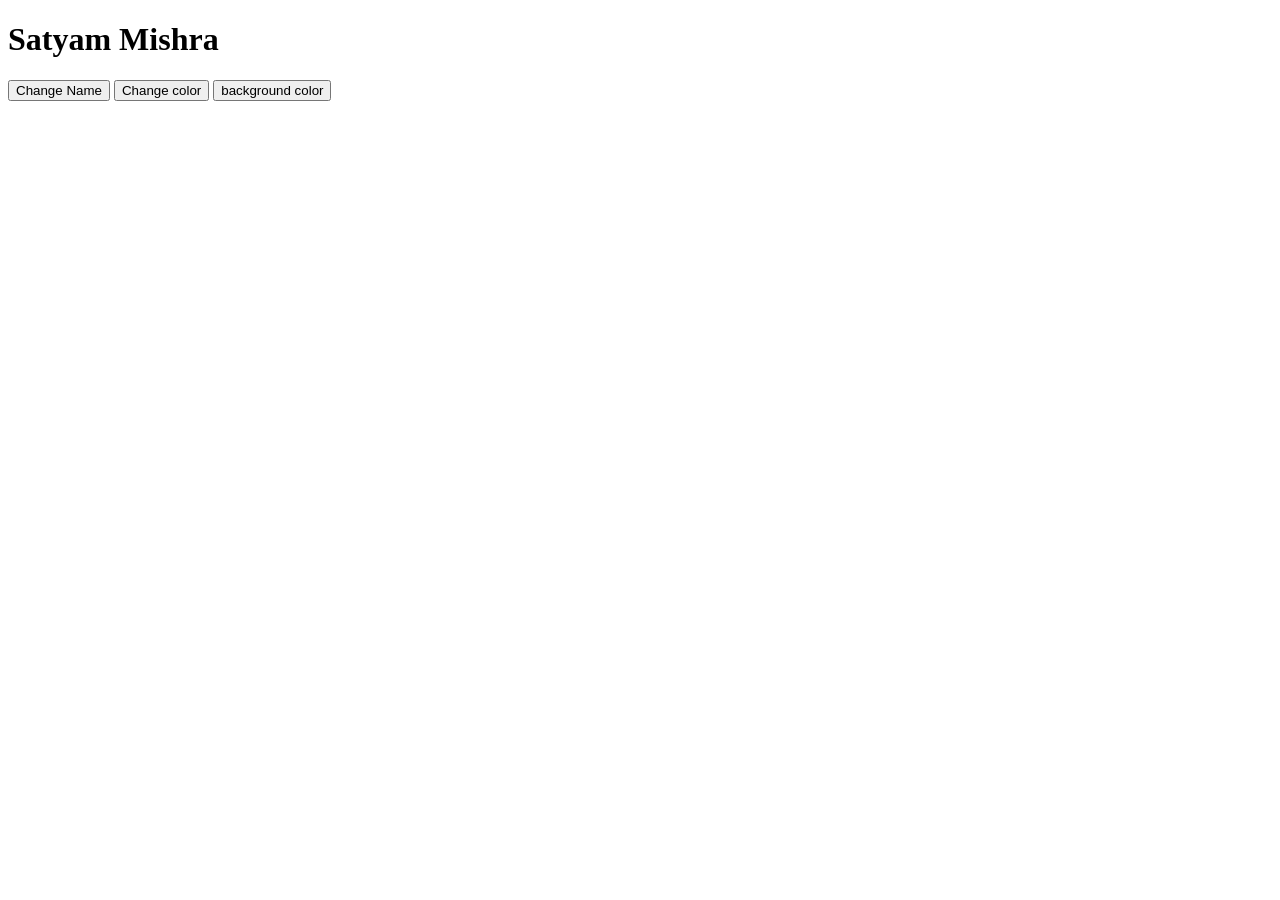
<file: frontend/index.html>
<!-- <!DOCTYPE html>
<html lang="en">
<head>
    <meta charset="UTF-8">
    <meta name="viewport" content="width=device-width, initial-scale=1.0">
    <title>Document</title>
    <link rel="stylesheet" href="style.css">
</head>
<body> -->
    
    <!-- <h1>Heading 1 (Main Title - Largest)</h1>

    <h2>Heading 2 (Major Section)</h2>

    <h3>Heading 3 (Sub-section)</h3>

    <h4>Heading 4 (Minor Heading)</h4>
    <h5>Heading 5 (Small Sub-heading)</h5>
    <h6>Heading 6 (Smallest Heading)</h6> -->
<!-- 
    <h1>About me :</h1>
    <p>Hi , I am SATYAM MISHRA. I completed my Bachelor of Technology
    degree in Computer Science and Engineering from Gopalan College of Engineering with a CGPA of 8.5.
    I completed some mini-project and 3 major projects during my academic years and published one research
    paper in the International Journal of Engineering and Advanced Technology (IJEAT) with an impact factor
    of 9.6 and also i want share my petent with you. I have a strong foundation in programming languages 
    such as C, C++, and Python, and I am proficient in web development technologies like HTML, CSS, and JavaScript.
    I am passionate about learning new technologies and applying them to solve real-world problems.   
    </p>
    <img src="https://yt3.googleusercontent.com/gOLHZhgOSo8OhBjZ3DMACHv2EdiLFLCf44szHeLj29QGT-PPqgtVfsP5SMNzyRGIQgti6XDcdgs=s900-c-k-c0x00ffffff-no-rj" alt="MSD" width="300" height="300" style="display: block; margin: auto;">
    <figcaption >MSD</figcaption> -->

    <!-- <h1>Student Portal</h1>
    <button style="background-color: aqua;" onclick="alert('login clicked')"> Login </button> -->

    <!-- <h2>Welcome to the Student Portal</h2>
    <label >Enter your name : </label>
    <input type="text" placeholder="Enter your name">
    <br>
    <br>
    <label >Enter your email : </label>
    <input type="email" placeholder="Enter your email">
    <br>
    <br>
    <label >Enter your phone number : </label>
    <input type="tel" placeholder="Enter your phone number">
    <br>
    <br>
    <label>Date of birth : </label>
    <input type="date" placeholder="Enter your date of birth">
    <br>
    <label >Select your gender : </label>
    <input type="radio" name="gender" value="male"> Male
    <input type="radio" name="gender" value="female"> Female
    <input type="radio" name="gender" value="other"> Other

    <button style="display: block; margin: auto; background-color:
     aqua; "onclick="alert('Submit Successful')"> Submit </button> -->

    <!-- <h1>Student Marks</h1>
    <table border="1" >
        <tr>
            <th>Student Name</th>
            <th>Subject</th>
            <th>Marks</th>
        </tr>
        <tr>
            <td>John Doe</td>
            <td>Mathematics</td>
            <td>85</td>
        </tr>
        <tr>
            <td>Jane Smith</td>
            <td>Science</td>
            <td>92</td>
        </tr>
        <tr>
            <td>Michael Johnson</td>
            <td>History</td>
            <td>78</td>
        </tr>
    </table>
    
</body>
</html> -->

<!-- <!DOCTYPE html>
<html lang="en">
<head>
    <meta charset="UTF-8">
    <meta name="viewport" content="width=device-width, initial-scale=1.0">
    <title>Student Registration</title>
    <link rel="stylesheet" href="style.css">
</head>
<body>
    <div class = "container">
        <h1>Student Registration Form</h1>
        <p>Enter your details below:</p>
        <input type="text" placeholder="Enter your name">
        <br><br>
        <input type="email" placeholder="Enter your email">
        <br><br>
        <input type = "password" placeholder="Enter your password">
        <br><br>
        <button>Register Now</button>
        <br><br>
        
    </div>
    
</body>
</html> -->


<!-- Basic portfolio template -->
 <!-- <!DOCTYPE html>
 <html lang="en">
 <head>
    <meta charset="UTF-8">
    <meta name="viewport" content="width=device-width, initial-scale=1.0">
    <title>Satyam Mishra</title>
    <link rel="stylesheet" href="style.css">
 </head>
 <body>
    <nav>
        <h2>My Portfolio</h2>
        <div class="links">
            <a href="#About" style="color: white;">About</a>
            <a href="#Projects" style="color: white;">Projects</a>
            <a href="#Skills" style="color: white;">Skills</a>
            <a href="#Contact" style="color: white;">Contact</a>
        </div>
    </nav>
    <section class="hero">
        <h1>Hi, I'm Satyam Mishra</h1>
        <p>Computer Science and Engineering Graduate | Aspiring Software Developer</p>
        <button>Contact Me</button>
    </section>
    <h2 class = "heading">My Skills</h2>
    <div class ="container">
        <div class = "card">
            <h3>HTML</h3>
            <p>I created one html page</p>
        </div>
        <div class = "card">
            <h3>CSS</h3>
            <p>I created one css page</p>
        </div>
        <div class = "card">
            <h3>JavaScript</h3>
            <p>I created one javascript page</p>    
        </div>
    </div>
</body>
<script src="script.js"></script>
 </html>
  -->


  <!DOCTYPE html>
  <html lang="en">
  <head>
    <meta charset="UTF-8">
    <meta name="viewport" content="width=device-width, initial-scale=1.0">
    <title>Change text</title>
    <link rel="stylesheet" href="style.css">
    
  </head>
  <body>
   <h1 id="name" onmouseover="hoverOn()" onmouseout="hoverOff()">
    Satyam Mishra
  </h1>
  <button onclick="changeName()">Change Name</button>
  <button onclick="changeColor()">Change color</button>
  <button onclick="changebgColor()">background color</button>
    <br>
    
    
  <script src="script.js"></script>
  </body>
  </html>
</file>
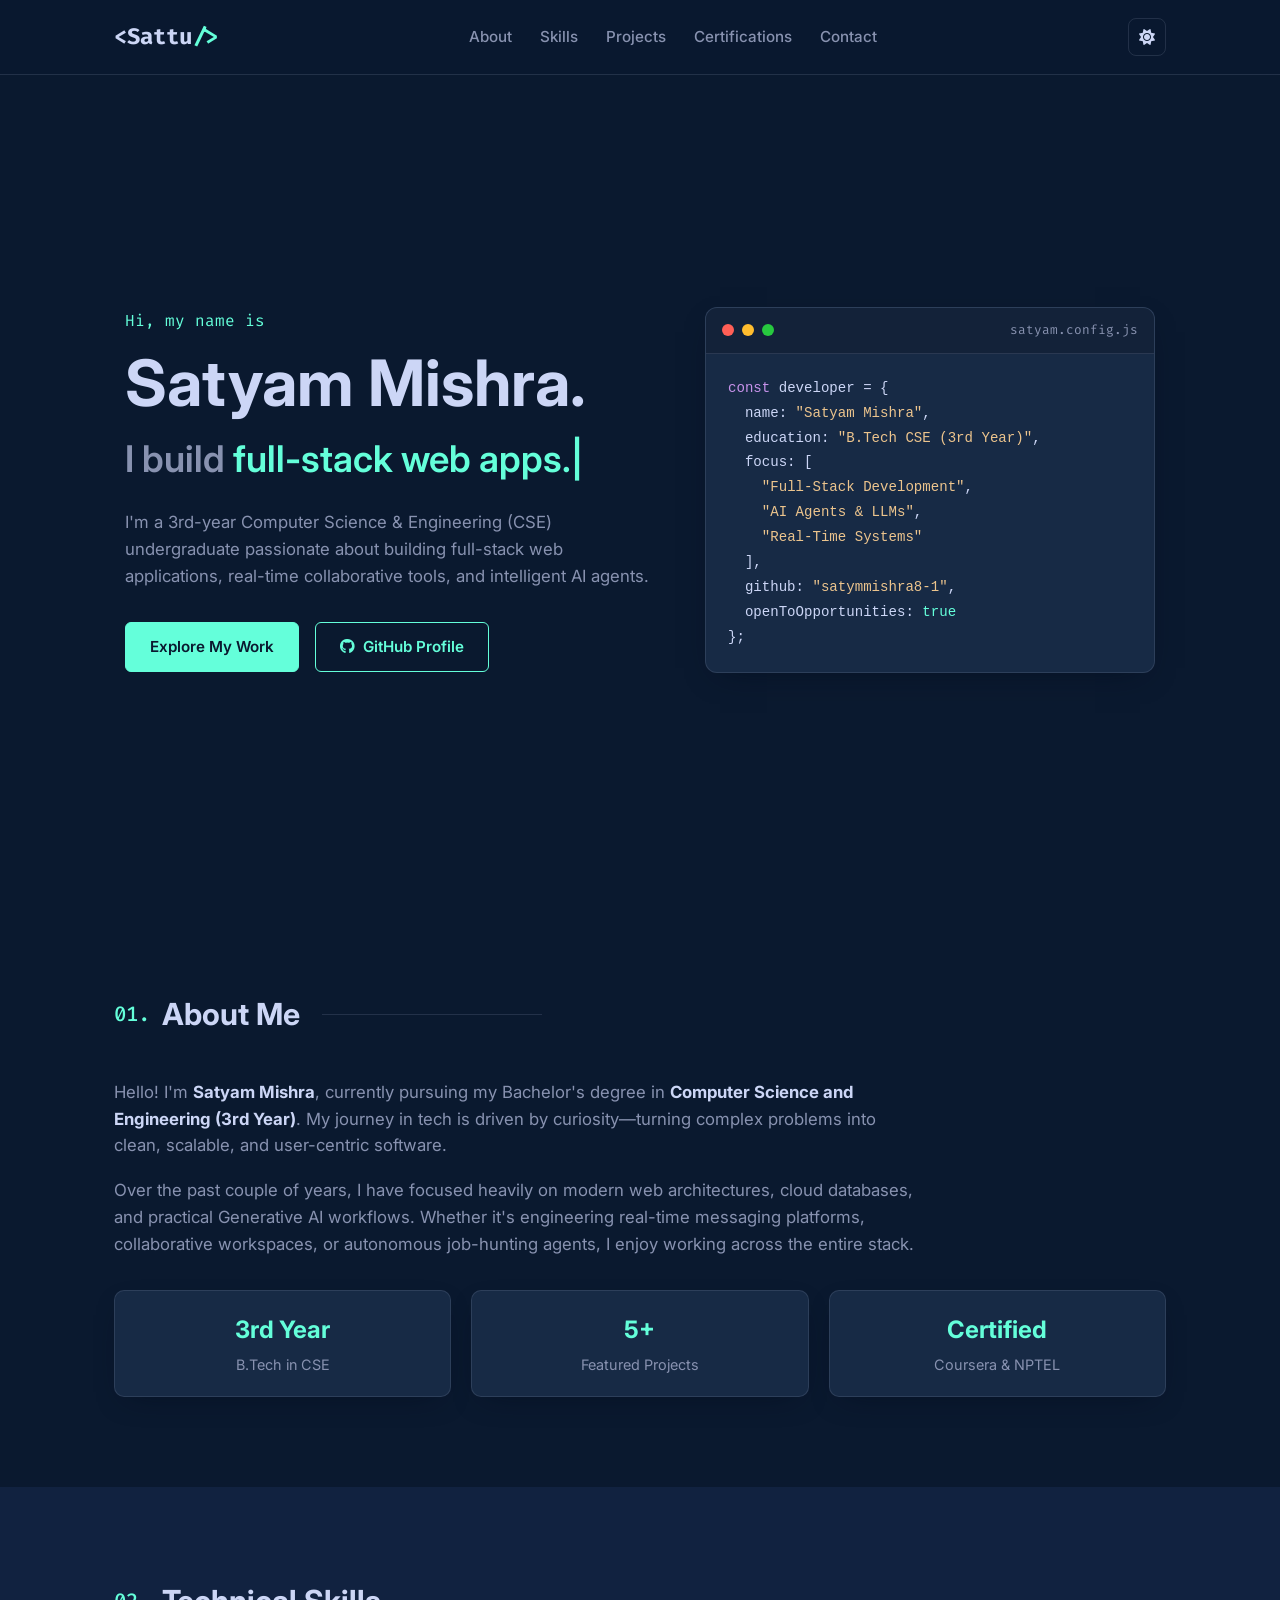
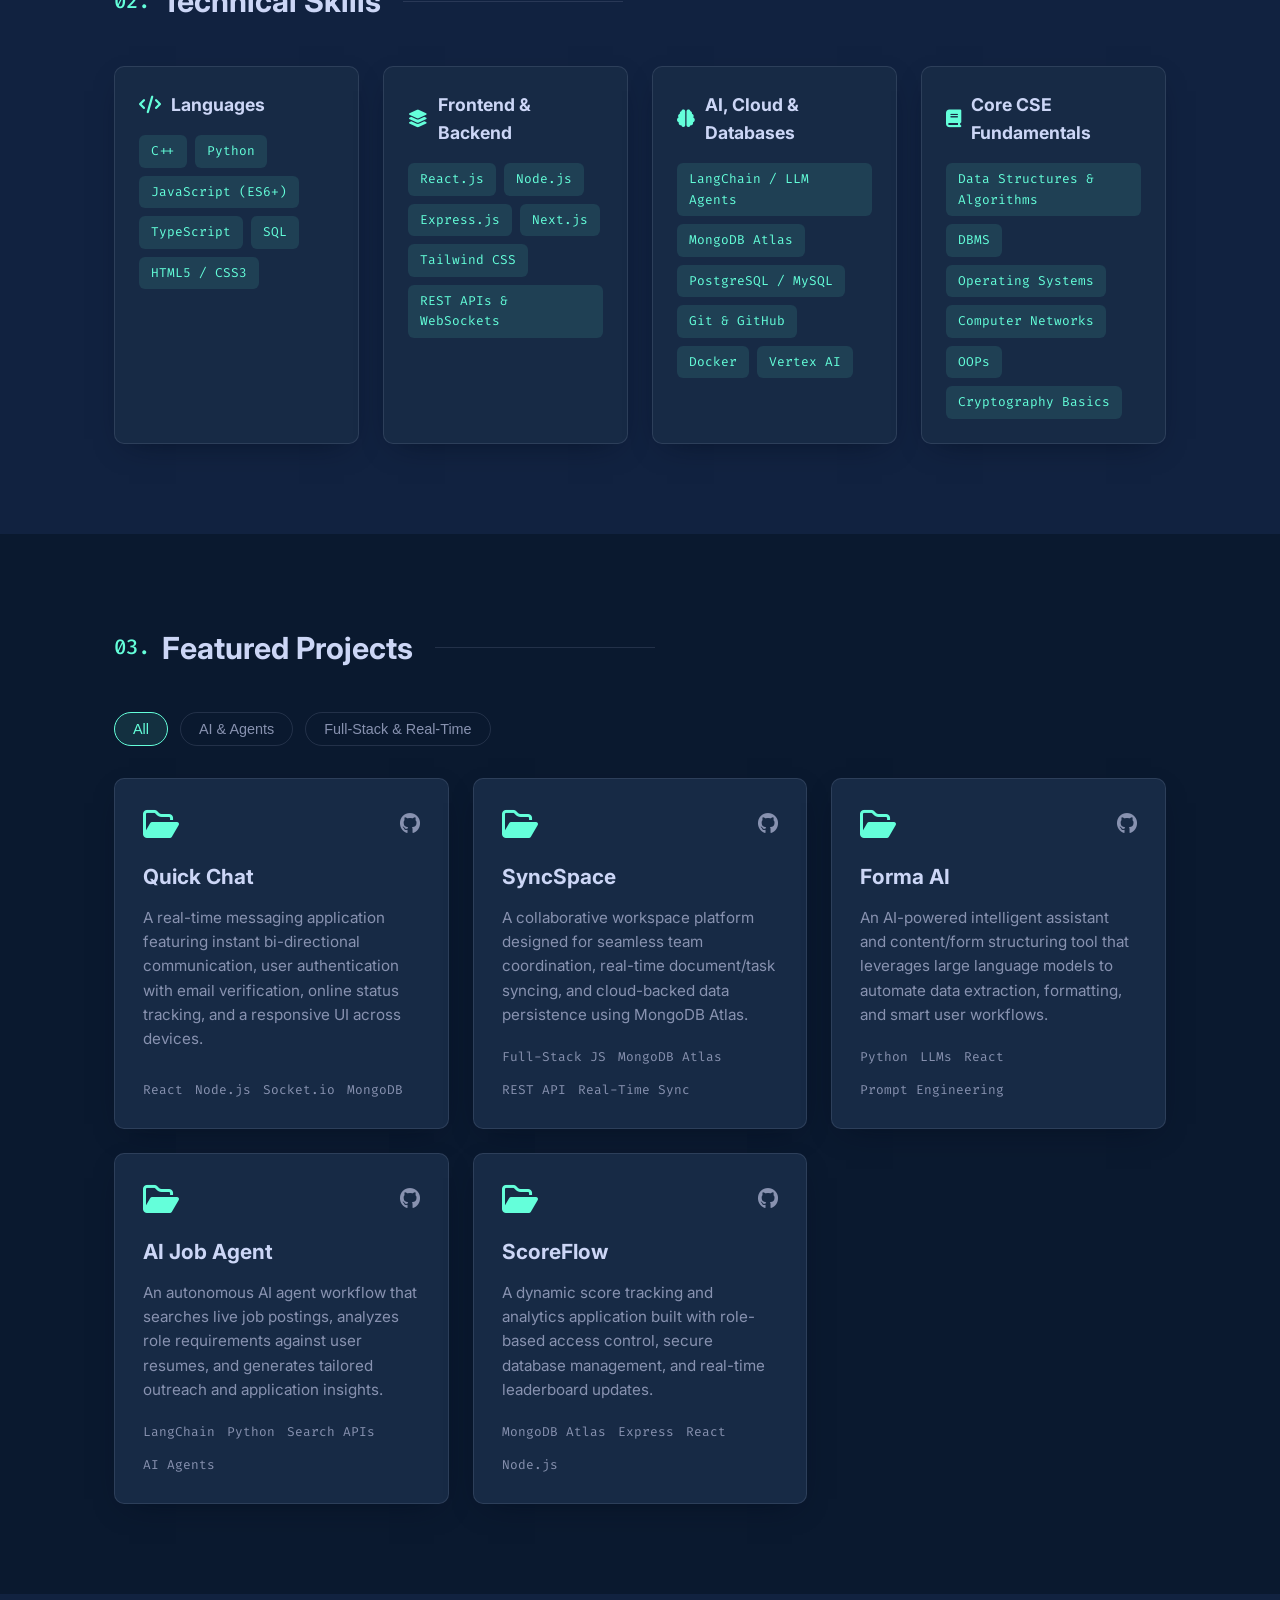
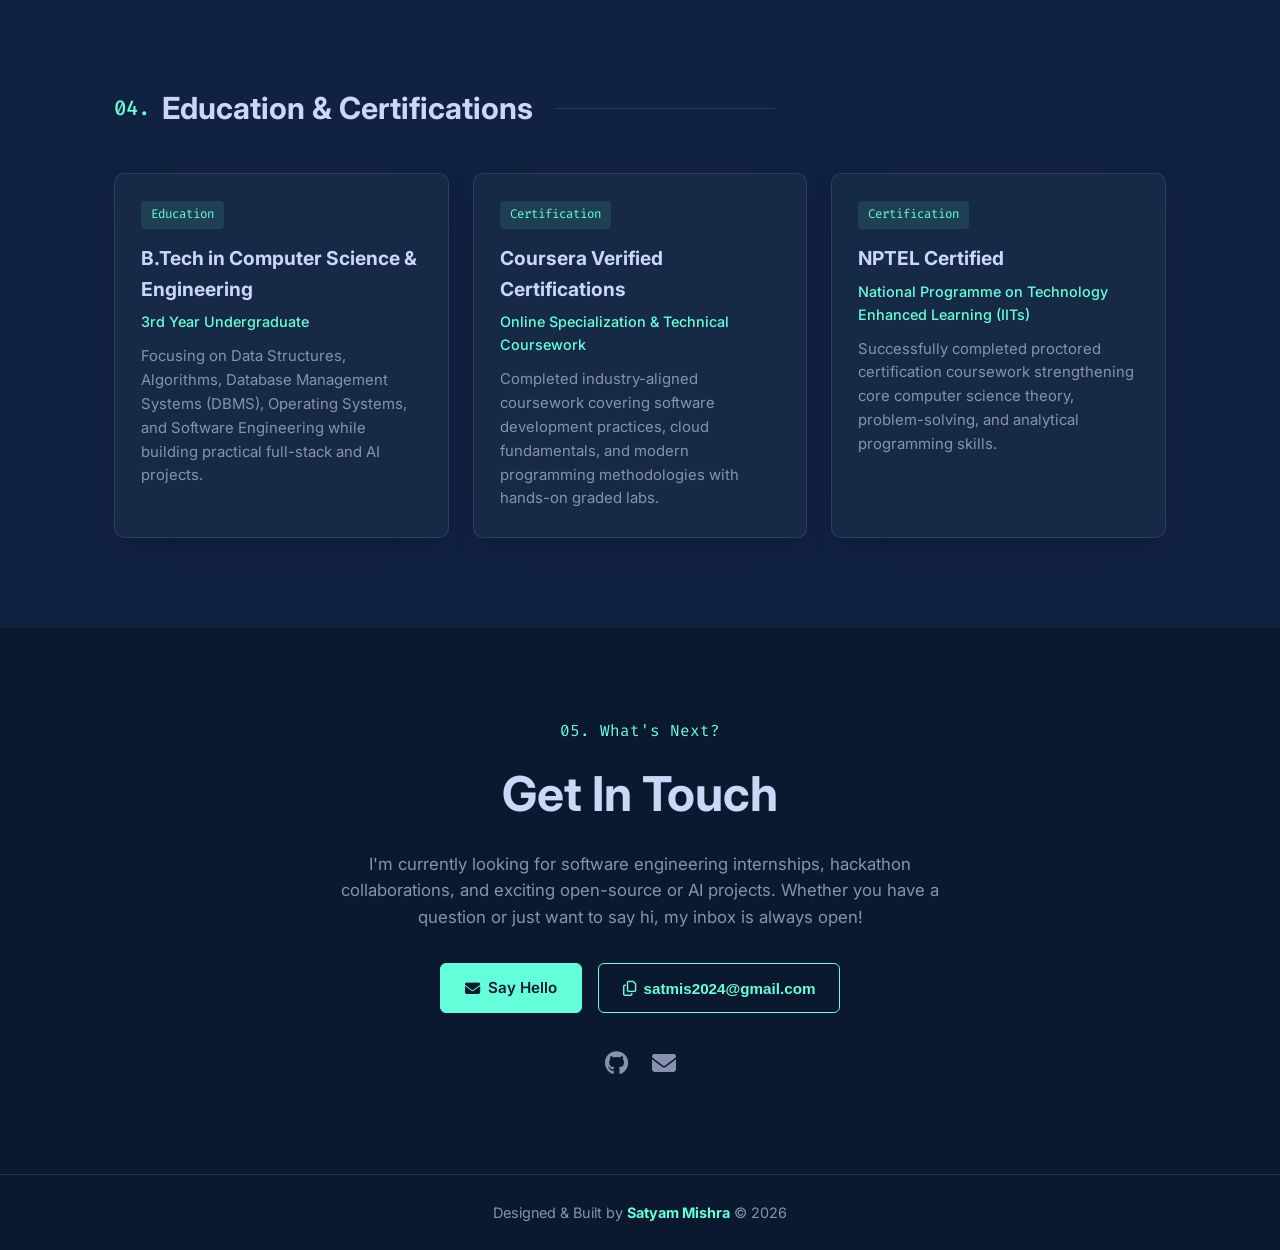
<file: Portfolio/index.html>
<!DOCTYPE html>
<html lang="en">
<head>
  <meta charset="UTF-8" />
  <meta name="viewport" content="width=device-width, initial-scale=1.0" />
  <title>Satyam Mishra | CSE Undergraduate & Software Developer</title>
  <link rel="stylesheet" href="style.css" />
  <!-- Font Awesome for clean icons -->
  <link rel="stylesheet" href="https://cdnjs.cloudflare.com/ajax/libs/font-awesome/6.5.1/css/all.min.css" />
  <!-- Google Fonts -->
  <link href="https://fonts.googleapis.com/css2?family=Inter:wght@300;400;500;600;700&family=Fira+Code:wght@400;500&display=swap" rel="stylesheet" />
</head>
<body>
  <!-- Navigation -->
  <header class="navbar">
    <div class="container nav-content">
      <a href="#home" class="logo">&lt;Sattu<span>/&gt;</span></a>
      <nav class="nav-links" id="navLinks">
        <a href="#about">About</a>
        <a href="#skills">Skills</a>
        <a href="#projects">Projects</a>
        <a href="#certifications">Certifications</a>
        <a href="#contact">Contact</a>
      </nav>
      <div class="nav-actions">
        <button id="themeToggle" class="theme-btn" aria-label="Toggle Theme">
          <i class="fas fa-sun"></i>
        </button>
        <button id="menuToggle" class="menu-btn" aria-label="Toggle Menu">
          <i class="fas fa-bars"></i>
        </button>
      </div>
    </div>
  </header>

  <!-- Hero Section -->
  <section id="home" class="hero">
    <div class="container hero-grid">
      <div class="hero-text">
        <p class="greeting">Hi, my name is</p>
        <h1>Satyam Mishra.</h1>
        <h2 class="typing-wrapper">I build <span id="typedText"></span><span class="cursor">|</span></h2>
        <p class="hero-bio">
          I'm a 3rd-year Computer Science & Engineering (CSE) undergraduate passionate about building full-stack web applications, real-time collaborative tools, and intelligent AI agents.
        </p>
        <div class="hero-cta">
          <a href="#projects" class="btn btn-primary">Explore My Work</a>
          <a href="https://github.com/satymmishra8-1" target="_blank" rel="noopener noreferrer" class="btn btn-outline">
            <i class="fab fa-github"></i> GitHub Profile
          </a>
        </div>
      </div>
      <div class="hero-card">
        <div class="code-window">
          <div class="window-header">
            <span class="dot red"></span>
            <span class="dot yellow"></span>
            <span class="dot green"></span>
            <span class="file-name">satyam.config.js</span>
          </div>
          <pre class="code-body"><code><span class="kw">const</span> developer = {
  name: <span class="str">"Satyam Mishra"</span>,
  education: <span class="str">"B.Tech CSE (3rd Year)"</span>,
  focus: [
    <span class="str">"Full-Stack Development"</span>,
    <span class="str">"AI Agents & LLMs"</span>,
    <span class="str">"Real-Time Systems"</span>
  ],
  github: <span class="str">"satymmishra8-1"</span>,
  openToOpportunities: <span class="bool">true</span>
};</code></pre>
        </div>
      </div>
    </div>
  </section>

  <!-- About Section -->
  <section id="about" class="section">
    <div class="container">
      <h2 class="section-title"><span>01.</span> About Me</h2>
      <div class="about-grid">
        <div class="about-text">
          <p>
            Hello! I'm <strong>Satyam Mishra</strong>, currently pursuing my Bachelor's degree in <strong>Computer Science and Engineering (3rd Year)</strong>. My journey in tech is driven by curiosity—turning complex problems into clean, scalable, and user-centric software.
          </p>
          <p>
            Over the past couple of years, I have focused heavily on modern web architectures, cloud databases, and practical Generative AI workflows. Whether it's engineering real-time messaging platforms, collaborative workspaces, or autonomous job-hunting agents, I enjoy working across the entire stack.
          </p>
          <div class="about-highlights">
            <div class="highlight-box">
              <h3>3rd Year</h3>
              <p>B.Tech in CSE</p>
            </div>
            <div class="highlight-box">
              <h3>5+</h3>
              <p>Featured Projects</p>
            </div>
            <div class="highlight-box">
              <h3>Certified</h3>
              <p>Coursera & NPTEL</p>
            </div>
          </div>
        </div>
      </div>
    </div>
  </section>

  <!-- Skills Section -->
  <section id="skills" class="section alt-bg">
    <div class="container">
      <h2 class="section-title"><span>02.</span> Technical Skills</h2>
      <div class="skills-grid">
        <div class="skill-category">
          <h3><i class="fas fa-code"></i> Languages</h3>
          <div class="tags">
            <span>C++</span>
            <span>Python</span>
            <span>JavaScript (ES6+)</span>
            <span>TypeScript</span>
            <span>SQL</span>
            <span>HTML5 / CSS3</span>
          </div>
        </div>
        <div class="skill-category">
          <h3><i class="fas fa-layer-group"></i> Frontend & Backend</h3>
          <div class="tags">
            <span>React.js</span>
            <span>Node.js</span>
            <span>Express.js</span>
            <span>Next.js</span>
            <span>Tailwind CSS</span>
            <span>REST APIs & WebSockets</span>
          </div>
        </div>
        <div class="skill-category">
          <h3><i class="fas fa-brain"></i> AI, Cloud & Databases</h3>
          <div class="tags">
            <span>LangChain / LLM Agents</span>
            <span>MongoDB Atlas</span>
            <span>PostgreSQL / MySQL</span>
            <span>Git & GitHub</span>
            <span>Docker</span>
            <span>Vertex AI</span>
          </div>
        </div>
        <div class="skill-category">
          <h3><i class="fas fa-book"></i> Core CSE Fundamentals</h3>
          <div class="tags">
            <span>Data Structures & Algorithms</span>
            <span>DBMS</span>
            <span>Operating Systems</span>
            <span>Computer Networks</span>
            <span>OOPs</span>
            <span>Cryptography Basics</span>
          </div>
        </div>
      </div>
    </div>
  </section>

  <!-- Projects Section -->
  <section id="projects" class="section">
    <div class="container">
      <h2 class="section-title"><span>03.</span> Featured Projects</h2>
      
      <!-- Filter Buttons -->
      <div class="filter-buttons">
        <button class="filter-btn active" data-filter="all">All</button>
        <button class="filter-btn" data-filter="ai">AI & Agents</button>
        <button class="filter-btn" data-filter="fullstack">Full-Stack & Real-Time</button>
      </div>

      <div class="projects-grid">
        <!-- Project 1: Quick Chat -->
        <article class="project-card" data-category="fullstack">
          <div class="project-top">
            <i class="far fa-folder-open folder-icon"></i>
            <div class="project-links">
              <a href="https://github.com/satymmishra8-1" target="_blank" rel="noopener noreferrer" aria-label="GitHub Repo">
                <i class="fab fa-github"></i>
              </a>
            </div>
          </div>
          <h3>Quick Chat</h3>
          <p>
            A real-time messaging application featuring instant bi-directional communication, user authentication with email verification, online status tracking, and a responsive UI across devices.
          </p>
          <ul class="tech-list">
            <li>React</li>
            <li>Node.js</li>
            <li>Socket.io</li>
            <li>MongoDB</li>
          </ul>
        </article>

        <!-- Project 2: SyncSpace -->
        <article class="project-card" data-category="fullstack">
          <div class="project-top">
            <i class="far fa-folder-open folder-icon"></i>
            <div class="project-links">
              <a href="https://github.com/satymmishra8-1" target="_blank" rel="noopener noreferrer" aria-label="GitHub Repo">
                <i class="fab fa-github"></i>
              </a>
            </div>
          </div>
          <h3>SyncSpace</h3>
          <p>
            A collaborative workspace platform designed for seamless team coordination, real-time document/task syncing, and cloud-backed data persistence using MongoDB Atlas.
          </p>
          <ul class="tech-list">
            <li>Full-Stack JS</li>
            <li>MongoDB Atlas</li>
            <li>REST API</li>
            <li>Real-Time Sync</li>
          </ul>
        </article>

        <!-- Project 3: Forma AI -->
        <article class="project-card" data-category="ai">
          <div class="project-top">
            <i class="far fa-folder-open folder-icon"></i>
            <div class="project-links">
              <a href="https://github.com/satymmishra8-1" target="_blank" rel="noopener noreferrer" aria-label="GitHub Repo">
                <i class="fab fa-github"></i>
              </a>
            </div>
          </div>
          <h3>Forma AI</h3>
          <p>
            An AI-powered intelligent assistant and content/form structuring tool that leverages large language models to automate data extraction, formatting, and smart user workflows.
          </p>
          <ul class="tech-list">
            <li>Python</li>
            <li>LLMs</li>
            <li>React</li>
            <li>Prompt Engineering</li>
          </ul>
        </article>

        <!-- Project 4: AI Job Agent -->
        <article class="project-card" data-category="ai">
          <div class="project-top">
            <i class="far fa-folder-open folder-icon"></i>
            <div class="project-links">
              <a href="https://github.com/satymmishra8-1" target="_blank" rel="noopener noreferrer" aria-label="GitHub Repo">
                <i class="fab fa-github"></i>
              </a>
            </div>
          </div>
          <h3>AI Job Agent</h3>
          <p>
            An autonomous AI agent workflow that searches live job postings, analyzes role requirements against user resumes, and generates tailored outreach and application insights.
          </p>
          <ul class="tech-list">
            <li>LangChain</li>
            <li>Python</li>
            <li>Search APIs</li>
            <li>AI Agents</li>
          </ul>
        </article>

        <!-- Project 5: ScoreFlow -->
        <article class="project-card" data-category="fullstack">
          <div class="project-top">
            <i class="far fa-folder-open folder-icon"></i>
            <div class="project-links">
              <a href="https://github.com/satymmishra8-1" target="_blank" rel="noopener noreferrer" aria-label="GitHub Repo">
                <i class="fab fa-github"></i>
              </a>
            </div>
          </div>
          <h3>ScoreFlow</h3>
          <p>
            A dynamic score tracking and analytics application built with role-based access control, secure database management, and real-time leaderboard updates.
          </p>
          <ul class="tech-list">
            <li>MongoDB Atlas</li>
            <li>Express</li>
            <li>React</li>
            <li>Node.js</li>
          </ul>
        </article>
      </div>
    </div>
  </section>

  <!-- Certifications & Education Section -->
  <section id="certifications" class="section alt-bg">
    <div class="container">
      <h2 class="section-title"><span>04.</span> Education & Certifications</h2>
      <div class="edu-cert-grid">
        <!-- Education Card -->
        <div class="info-card">
          <div class="card-badge">Education</div>
          <h3>B.Tech in Computer Science & Engineering</h3>
          <p class="subtitle">3rd Year Undergraduate</p>
          <p class="desc">
            Focusing on Data Structures, Algorithms, Database Management Systems (DBMS), Operating Systems, and Software Engineering while building practical full-stack and AI projects.
          </p>
        </div>

        <!-- Coursera Card -->
        <div class="info-card">
          <div class="card-badge">Certification</div>
          <h3>Coursera Verified Certifications</h3>
          <p class="subtitle">Online Specialization & Technical Coursework</p>
          <p class="desc">
            Completed industry-aligned coursework covering software development practices, cloud fundamentals, and modern programming methodologies with hands-on graded labs.
          </p>
        </div>

        <!-- NPTEL Card -->
        <div class="info-card">
          <div class="card-badge">Certification</div>
          <h3>NPTEL Certified</h3>
          <p class="subtitle">National Programme on Technology Enhanced Learning (IITs)</p>
          <p class="desc">
            Successfully completed proctored certification coursework strengthening core computer science theory, problem-solving, and analytical programming skills.
          </p>
        </div>
      </div>
    </div>
  </section>

  <!-- Contact Section -->
  <section id="contact" class="section">
    <div class="container contact-wrapper">
      <p class="contact-overline"><span>05.</span> What's Next?</p>
      <h2 class="contact-title">Get In Touch</h2>
      <p class="contact-desc">
        I'm currently looking for software engineering internships, hackathon collaborations, and exciting open-source or AI projects. Whether you have a question or just want to say hi, my inbox is always open!
      </p>

      <div class="contact-actions">
        <a href="mailto:satmis2024@gmail.com" class="btn btn-primary">
          <i class="fas fa-envelope"></i> Say Hello
        </a>
        <button id="copyEmailBtn" class="btn btn-outline" data-email="satmis2024@gmail.com">
          <i class="far fa-copy"></i> <span id="copyBtnText">satmis2024@gmail.com</span>
        </button>
      </div>

      <div class="social-links">
        <a href="https://github.com/satyammishra8-1" target="_blank" rel="noopener noreferrer" aria-label="GitHub">
          <i class="fab fa-github"></i>
        </a>
        <a href="mailto:satmis2024@gmail.com" aria-label="Email">
          <i class="fas fa-envelope"></i>
        </a>
      </div>
    </div>
  </section>

  <!-- Footer -->
  <footer>
    <div class="container">
      <p>Designed & Built by <strong>Satyam Mishra</strong> &copy; <span id="year"></span></p>
    </div>
  </footer>

  <script src="script.js"></script>
</body>
</html>
</file>
<file: frontend/style.css>
/* 
* {
    margin: 0;
    padding: 0;
    box-sizing: border-box;
    font-family: Arial, sans-serif;
}

body {
    background-color: #f4f6f8;
    color: #333;
}


nav {
    background-color: #2c3e50;
    color: white;
    padding: 15px 30px;
    display: flex;
    justify-content: space-between;
    align-items: center;
}

.links a {
    text-decoration: none;
    margin-left: 20px;
    font-size: 16px;
}

.links a:hover {
    text-decoration: underline;
}


.hero {
    background-color: #34495e;
    color: white;
    text-align: center;
    padding: 80px 20px;
}

.hero h1 {
    font-size: 36px;
    margin-bottom: 10px;
}

.hero p {
    font-size: 18px;
    margin-bottom: 25px;
    color: #dcdde1;
}

.hero button {
    padding: 12px 25px;
    font-size: 16px;
    background-color: #3498db;
    color: white;
    border: none;
    border-radius: 5px;
    cursor: pointer;
}

.hero button:hover {
    background-color: #2980b9;
}


.heading {
    text-align: center;
    margin: 40px 0 20px;
    font-size: 28px;
    color: #2c3e50;
}

.container {
    display: flex;
    justify-content: center;
    gap: 20px;
    padding: 0 20px 50px;
    flex-wrap: wrap;
}

.card {
    background-color: white;
    padding: 25px;
    width: 250px;
    border-radius: 8px;
    box-shadow: 0 2px 8px rgba(0, 0, 0, 0.1);
    text-align: center;
}

.card h3 {
    color: #2c3e50;
    margin-bottom: 10px;
}

.card p {
    color: #666;
    font-size: 15px;
} */
</file>
<file: Portfolio/style.css>
/* ===== CSS Variables & Theme Setup ===== */
:root {
  --bg-primary: #0a192f;
  --bg-secondary: #112240;
  --bg-card: #172a45;
  --text-primary: #ccd6f6;
  --text-secondary: #8892b0;
  --accent: #64ffda;
  --accent-tint: rgba(100, 255, 218, 0.1);
  --border-color: rgba(136, 146, 176, 0.2);
  --shadow: 0 10px 30px -15px rgba(2, 12, 27, 0.7);
  --nav-bg: rgba(10, 25, 47, 0.85);
  --transition: all 0.25s cubic-bezier(0.645, 0.045, 0.355, 1);
}

/* Light Mode Variables */
body.light-theme {
  --bg-primary: #f8fafc;
  --bg-secondary: #f1f5f9;
  --bg-card: #ffffff;
  --text-primary: #0f172a;
  --text-secondary: #475569;
  --accent: #0284c7;
  --accent-tint: rgba(2, 132, 199, 0.1);
  --border-color: rgba(15, 23, 42, 0.12);
  --shadow: 0 10px 25px -10px rgba(15, 23, 42, 0.12);
  --nav-bg: rgba(248, 250, 252, 0.88);
}

/* ===== Reset & Base Styles ===== */
* {
  margin: 0;
  padding: 0;
  box-sizing: border-box;
}

html {
  scroll-behavior: smooth;
}

body {
  font-family: 'Inter', -apple-system, BlinkMacSystemFont, sans-serif;
  background-color: var(--bg-primary);
  color: var(--text-primary);
  line-height: 1.6;
  transition: background-color 0.3s ease, color 0.3s ease;
}

a {
  text-decoration: none;
  color: inherit;
  transition: var(--transition);
}

ul {
  list-style: none;
}

.container {
  max-width: 1100px;
  margin: 0 auto;
  padding: 0 24px;
}

.section {
  padding: 90px 0;
}

.alt-bg {
  background-color: var(--bg-secondary);
}

/* ===== Section Headings ===== */
.section-title {
  font-size: 1.9rem;
  font-weight: 700;
  margin-bottom: 40px;
  display: flex;
  align-items: center;
  gap: 12px;
}

.section-title span {
  font-family: 'Fira Code', monospace;
  color: var(--accent);
  font-size: 1.3rem;
  font-weight: 500;
}

.section-title::after {
  content: "";
  display: block;
  height: 1px;
  width: 220px;
  background-color: var(--border-color);
  margin-left: 10px;
}

/* ===== Navbar ===== */
.navbar {
  position: fixed;
  top: 0;
  width: 100%;
  height: 75px;
  background-color: var(--nav-bg);
  backdrop-filter: blur(10px);
  z-index: 1000;
  border-bottom: 1px solid var(--border-color);
}

.nav-content {
  height: 100%;
  display: flex;
  justify-content: space-between;
  align-items: center;
}

.logo {
  font-family: 'Fira Code', monospace;
  font-size: 1.4rem;
  font-weight: 700;
  color: var(--text-primary);
}

.logo span {
  color: var(--accent);
}

.nav-links {
  display: flex;
  gap: 28px;
}

.nav-links a {
  font-size: 0.95rem;
  font-weight: 500;
  color: var(--text-secondary);
}

.nav-links a:hover,
.nav-links a.active {
  color: var(--accent);
}

.nav-actions {
  display: flex;
  align-items: center;
  gap: 14px;
}

.theme-btn,
.menu-btn {
  background: transparent;
  border: 1px solid var(--border-color);
  color: var(--text-primary);
  width: 38px;
  height: 38px;
  border-radius: 8px;
  cursor: pointer;
  display: flex;
  align-items: center;
  justify-content: center;
  font-size: 1rem;
  transition: var(--transition);
}

.theme-btn:hover,
.menu-btn:hover {
  border-color: var(--accent);
  color: var(--accent);
}

.menu-btn {
  display: none;
}

/* ===== Hero Section ===== */
.hero {
  min-height: 100vh;
  display: flex;
  align-items: center;
  padding-top: 80px;
}

.hero-grid {
  display: grid;
  grid-template-columns: 1.2fr 1fr;
  gap: 40px;
  align-items: center;
}

.greeting {
  font-family: 'Fira Code', monospace;
  color: var(--accent);
  font-size: 1rem;
  margin-bottom: 14px;
}

.hero-text h1 {
  font-size: clamp(2.5rem, 5vw, 4rem);
  font-weight: 700;
  line-height: 1.1;
  margin-bottom: 12px;
}

.typing-wrapper {
  font-size: clamp(1.5rem, 3vw, 2.3rem);
  color: var(--text-secondary);
  font-weight: 600;
  margin-bottom: 20px;
  min-height: 44px;
}

#typedText {
  color: var(--accent);
}

.cursor {
  color: var(--accent);
  animation: blink 0.8s infinite;
}

@keyframes blink {
  0%, 100% { opacity: 1; }
  50% { opacity: 0; }
}

.hero-bio {
  color: var(--text-secondary);
  font-size: 1.05rem;
  max-width: 540px;
  margin-bottom: 32px;
}

.hero-cta {
  display: flex;
  flex-wrap: wrap;
  gap: 16px;
}

/* Buttons */
.btn {
  display: inline-flex;
  align-items: center;
  gap: 8px;
  padding: 12px 24px;
  border-radius: 6px;
  font-size: 0.95rem;
  font-weight: 600;
  cursor: pointer;
  transition: var(--transition);
}

.btn-primary {
  background-color: var(--accent);
  color: #0a192f;
  border: 1px solid var(--accent);
}

body.light-theme .btn-primary {
  color: #ffffff;
}

.btn-primary:hover {
  transform: translateY(-3px);
  box-shadow: 0 8px 20px rgba(100, 255, 218, 0.25);
}

.btn-outline {
  background-color: transparent;
  color: var(--accent);
  border: 1px solid var(--accent);
}

.btn-outline:hover {
  background-color: var(--accent-tint);
  transform: translateY(-3px);
}

/* Code Window Card */
.code-window {
  background-color: var(--bg-card);
  border: 1px solid var(--border-color);
  border-radius: 12px;
  box-shadow: var(--shadow);
  overflow: hidden;
}

.window-header {
  display: flex;
  align-items: center;
  gap: 8px;
  padding: 12px 16px;
  background-color: rgba(0, 0, 0, 0.18);
  border-bottom: 1px solid var(--border-color);
}

.dot {
  width: 12px;
  height: 12px;
  border-radius: 50%;
}

.dot.red { background: #ff5f56; }
.dot.yellow { background: #ffbd2e; }
.dot.green { background: #27c93f; }

.file-name {
  margin-left: auto;
  font-family: 'Fira Code', monospace;
  font-size: 0.8rem;
  color: var(--text-secondary);
}

.code-body {
  padding: 22px;
  font-family: 'Fira Code', monospace;
  font-size: 0.88rem;
  line-height: 1.7;
  overflow-x: auto;
}

.kw { color: #c792ea; }
.str { color: #ecc48d; }
.bool { color: var(--accent); }

body.light-theme .kw { color: #7c3aed; }
body.light-theme .str { color: #b45309; }

/* ===== About Section ===== */
.about-text p {
  color: var(--text-secondary);
  margin-bottom: 18px;
  font-size: 1.05rem;
  max-width: 800px;
}

.about-text strong {
  color: var(--text-primary);
}

.about-highlights {
  display: grid;
  grid-template-columns: repeat(auto-fit, minmax(180px, 1fr));
  gap: 20px;
  margin-top: 32px;
}

.highlight-box {
  background-color: var(--bg-card);
  border: 1px solid var(--border-color);
  padding: 20px;
  border-radius: 10px;
  text-align: center;
  box-shadow: var(--shadow);
}

.highlight-box h3 {
  color: var(--accent);
  font-size: 1.5rem;
  margin-bottom: 4px;
}

.highlight-box p {
  margin: 0;
  font-size: 0.9rem;
}

/* ===== Skills Section ===== */
.skills-grid {
  display: grid;
  grid-template-columns: repeat(auto-fit, minmax(240px, 1fr));
  gap: 24px;
}

.skill-category {
  background-color: var(--bg-card);
  border: 1px solid var(--border-color);
  padding: 24px;
  border-radius: 10px;
  box-shadow: var(--shadow);
}

.skill-category h3 {
  font-size: 1.1rem;
  margin-bottom: 16px;
  display: flex;
  align-items: center;
  gap: 10px;
}

.skill-category h3 i {
  color: var(--accent);
}

.tags {
  display: flex;
  flex-wrap: wrap;
  gap: 8px;
}

.tags span {
  font-family: 'Fira Code', monospace;
  font-size: 0.8rem;
  background-color: var(--accent-tint);
  color: var(--accent);
  padding: 6px 12px;
  border-radius: 6px;
}

/* ===== Projects Section ===== */
.filter-buttons {
  display: flex;
  gap: 12px;
  margin-bottom: 32px;
  flex-wrap: wrap;
}

.filter-btn {
  background-color: transparent;
  border: 1px solid var(--border-color);
  color: var(--text-secondary);
  padding: 8px 18px;
  border-radius: 20px;
  font-size: 0.9rem;
  cursor: pointer;
  transition: var(--transition);
}

.filter-btn:hover,
.filter-btn.active {
  border-color: var(--accent);
  background-color: var(--accent-tint);
  color: var(--accent);
}

.projects-grid {
  display: grid;
  grid-template-columns: repeat(auto-fit, minmax(300px, 1fr));
  gap: 24px;
}

.project-card {
  background-color: var(--bg-card);
  border: 1px solid var(--border-color);
  border-radius: 10px;
  padding: 28px;
  display: flex;
  flex-direction: column;
  justify-content: space-between;
  box-shadow: var(--shadow);
  transition: var(--transition);
}

.project-card:hover {
  transform: translateY(-7px);
  border-color: var(--accent);
}

.project-card.hide {
  display: none;
}

.project-top {
  display: flex;
  justify-content: space-between;
  align-items: center;
  margin-bottom: 20px;
}

.folder-icon {
  font-size: 2rem;
  color: var(--accent);
}

.project-links a {
  font-size: 1.3rem;
  color: var(--text-secondary);
}

.project-links a:hover {
  color: var(--accent);
}

.project-card h3 {
  font-size: 1.3rem;
  margin-bottom: 12px;
  color: var(--text-primary);
}

.project-card p {
  color: var(--text-secondary);
  font-size: 0.95rem;
  margin-bottom: 20px;
  flex-grow: 1;
}

.tech-list {
  display: flex;
  flex-wrap: wrap;
  gap: 12px;
  font-family: 'Fira Code', monospace;
  font-size: 0.8rem;
  color: var(--text-secondary);
}

/* ===== Education & Certifications ===== */
.edu-cert-grid {
  display: grid;
  grid-template-columns: repeat(auto-fit, minmax(290px, 1fr));
  gap: 24px;
}

.info-card {
  background-color: var(--bg-card);
  border: 1px solid var(--border-color);
  border-radius: 10px;
  padding: 26px;
  box-shadow: var(--shadow);
}

.card-badge {
  display: inline-block;
  font-family: 'Fira Code', monospace;
  font-size: 0.78rem;
  color: var(--accent);
  background-color: var(--accent-tint);
  padding: 4px 10px;
  border-radius: 4px;
  margin-bottom: 14px;
}

.info-card h3 {
  font-size: 1.2rem;
  margin-bottom: 6px;
}

.info-card .subtitle {
  font-size: 0.9rem;
  color: var(--accent);
  margin-bottom: 12px;
  font-weight: 500;
}

.info-card .desc {
  font-size: 0.93rem;
  color: var(--text-secondary);
}

/* ===== Contact Section ===== */
.contact-wrapper {
  text-align: center;
  max-width: 650px;
}

.contact-overline {
  font-family: 'Fira Code', monospace;
  color: var(--accent);
  margin-bottom: 12px;
}

.contact-title {
  font-size: clamp(2rem, 4vw, 3rem);
  margin-bottom: 18px;
}

.contact-desc {
  color: var(--text-secondary);
  margin-bottom: 32px;
  font-size: 1.05rem;
}

.contact-actions {
  display: flex;
  justify-content: center;
  flex-wrap: wrap;
  gap: 16px;
  margin-bottom: 32px;
}

.social-links {
  display: flex;
  justify-content: center;
  gap: 24px;
}

.social-links a {
  font-size: 1.5rem;
  color: var(--text-secondary);
}

.social-links a:hover {
  color: var(--accent);
  transform: translateY(-3px);
}

/* ===== Footer ===== */
footer {
  text-align: center;
  padding: 26px 0;
  border-top: 1px solid var(--border-color);
  color: var(--text-secondary);
  font-size: 0.9rem;
}

footer strong {
  color: var(--accent);
}

/* ===== Responsive Design ===== */
@media (max-width: 850px) {
  .hero-grid {
    grid-template-columns: 1fr;
    padding-top: 30px;
  }

  .section-title::after {
    width: 100px;
  }
}

@media (max-width: 700px) {
  .menu-btn {
    display: flex;
  }

  .nav-links {
    position: absolute;
    top: 75px;
    left: 0;
    width: 100%;
    background-color: var(--bg-secondary);
    flex-direction: column;
    align-items: center;
    padding: 24px 0;
    gap: 20px;
    border-bottom: 1px solid var(--border-color);
    display: none;
  }

  .nav-links.open {
    display: flex;
  }
}
</file>
